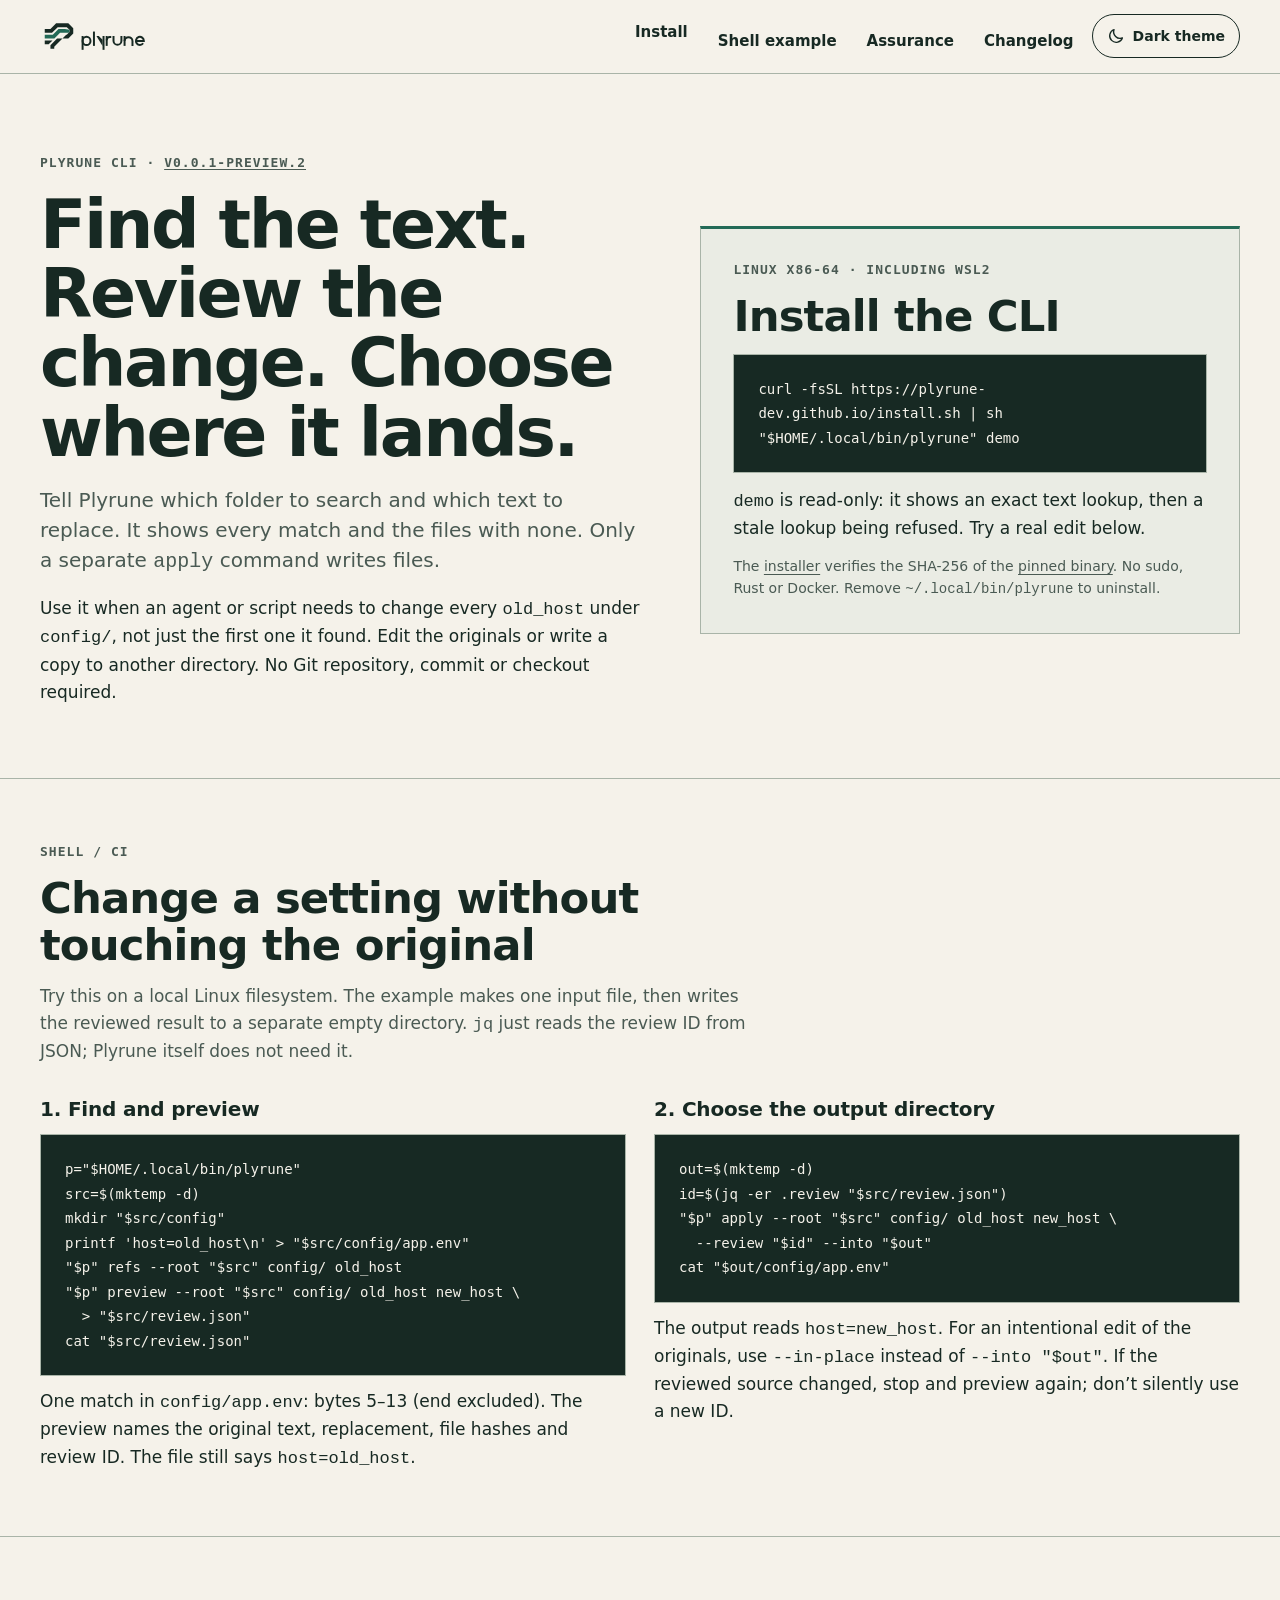
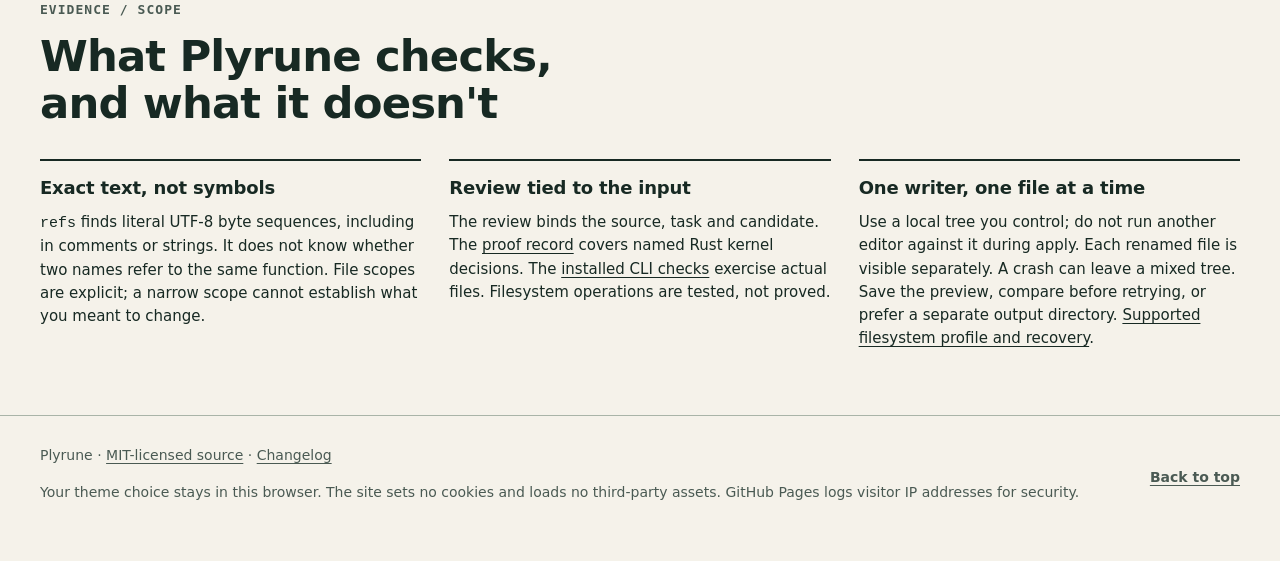
<file: index.html>
<!doctype html>
<html lang="en" id="top">
<head>
  <meta charset="utf-8">
  <meta name="viewport" content="width=device-width, initial-scale=1">
  <title>Plyrune CLI: find, review and replace literal text across files</title>
  <meta name="description" content="Find every literal match in a folder, preview the replacements, then write them in place or to an empty output directory. No Git repository required.">
  <meta name="color-scheme" content="light dark">
  <script src="theme.js"></script>
  <meta property="og:type" content="website">
  <meta property="og:site_name" content="Plyrune">
  <meta property="og:title" content="Plyrune CLI: find, review and replace literal text across files">
  <meta property="og:description" content="A local editing CLI for agents and scripts. Review exact paths and byte ranges before choosing where the changed files go.">
  <meta name="twitter:card" content="summary">
  <link rel="icon" href="brand/favicon.svg" type="image/svg+xml">
  <link rel="alternate icon" href="brand/favicon.ico" sizes="16x16 32x32 48x48">
  <link rel="apple-touch-icon" href="brand/apple-touch-icon.png">
  <link rel="stylesheet" href="styles.css">
</head>
<body>
<a class="skip" href="#main">Skip to content</a>

<header class="site-head">
  <div class="wrap">
    <a class="brand" href="#top">
      <svg xmlns="http://www.w3.org/2000/svg" viewBox="0 0 288.4 100" role="img" aria-labelledby="brand-title" focusable="false">
        <title id="brand-title">Plyrune</title>
        <g transform="translate(12.5 16.7155)" fill="currentColor">
          <path d="M30 0L62 0L75 13L75 27L62 40L32.426 40L15 57.426L15 66.569L25 66.569L25 61.569L56.569 30L57.858 30L65 22.858L65 17.142L57.858 10L34.142 10L19.142 25L0 25L0 15L15 15Z"/>
          <path d="M0 45L20.355 45L10.355 55L0 55Z"/>
          <path class="accent" d="M0 30L21.213 30L36.213 15L52.858 15L65 17.142L65 22.858L62.858 25L40.355 25L25.355 40L0 40Z"/>
        </g>
        <g transform="translate(109.5 50) scale(0.26)" fill="none" stroke="currentColor" stroke-width="20" stroke-linecap="butt" stroke-linejoin="miter">
          <path d="M10 0V140"/>
          <path d="M10 50A40 41.5 0 1 1 90 50A40 41.5 0 1 1 10 50"/>
          <path d="M125 -45V100"/>
          <path d="M222 0V140"/>
          <path d="M254 0V100"/>
          <path d="M254 42A32 32 0 0 1 286 10H300"/>
          <path d="M403 0V50A40.03 40.03 0 0 1 323 50V0"/>
          <path d="M435 0V100"/>
          <path d="M435 50A40.03 40.03 0 0 1 515 50V100"/>
          <path d="M622.78 73.81A40 41.5 0 1 1 630 50H550"/>
          <g fill="currentColor" stroke="none"><path d="M150 0H173.532L212 37.955V100Z"/></g>
        </g>
      </svg>
    </a>
    <nav class="site-nav" aria-label="Sections">
      <ul>
        <li><a href="#install">Install</a></li>
        <li><a href="#interface">Shell example</a></li>
        <li><a href="#assurance">Assurance</a></li>
        <li><a href="changelog.html">Changelog</a></li>
      </ul>
    </nav>
    <button class="theme-toggle" type="button" data-theme-toggle data-next="dark" aria-label="Switch to dark theme" hidden>
      <svg data-icon="dark" viewBox="0 0 24 24" aria-hidden="true" focusable="false" fill="none" stroke="currentColor" stroke-width="1.8" stroke-linecap="round" stroke-linejoin="round"><path d="M20.5 14.6A8.7 8.7 0 0 1 9.4 3.5a8.7 8.7 0 1 0 11.1 11.1Z"/></svg>
      <svg data-icon="light" viewBox="0 0 24 24" aria-hidden="true" focusable="false" fill="none" stroke="currentColor" stroke-width="1.8" stroke-linecap="round" stroke-linejoin="round"><circle cx="12" cy="12" r="4.2"/><path d="M12 2.5v2.4M12 19.1v2.4M2.5 12h2.4M19.1 12h2.4M5.3 5.3l1.7 1.7M17 17l1.7 1.7M18.7 5.3 17 7M7 17l-1.7 1.7"/></svg>
      <span data-theme-label>Dark theme</span>
    </button>
  </div>
</header>

<main id="main" tabindex="-1">

  <section class="hero wrap fixture-home" aria-labelledby="hero-title">
    <div class="hero__copy">
      <p class="eyebrow">Plyrune CLI · <a href="https://github.com/plyrune-dev/plyrune/releases/tag/v0.0.1-preview.2">v0.0.1-preview.2</a></p>
      <h1 id="hero-title">Find the text. Review the change. Choose where it lands.</h1>
      <p class="lede">Tell Plyrune which folder to search and which text to replace. It shows every match and the files with none. Only a separate <code>apply</code> command writes files.</p>
      <p>Use it when an agent or script needs to change every <code>old_host</code> under <code>config/</code>, not just the first one it found. Edit the originals or write a copy to another directory. No Git repository, commit or checkout required.</p>
    </div>

    <section class="fixture-home__install" id="install" aria-labelledby="install-title">
      <p class="eyebrow">Linux x86-64 · including WSL2</p>
      <h2 id="install-title">Install the CLI</h2>
      <pre class="code" role="region" aria-label="Install the preview and run its demo" tabindex="0"><code>curl -fsSL https://plyrune-dev.github.io/install.sh | sh
"$HOME/.local/bin/plyrune" demo</code></pre>
      <p><code>demo</code> is read-only: it shows an exact text lookup, then a stale lookup being refused. Try a real edit below.</p>
      <p class="small">The <a href="install.sh">installer</a> verifies the SHA-256 of the <a href="https://github.com/plyrune-dev/plyrune/releases/download/v0.0.1-preview.2/plyrune-linux-x86_64">pinned binary</a>. No sudo, Rust or Docker. Remove <code>~/.local/bin/plyrune</code> to uninstall.</p>
    </section>
  </section>

  <section class="section fixture-home fixture-home--section" id="interface" aria-labelledby="interface-title">
    <div class="wrap">
      <div class="section__head">
        <p class="eyebrow">Shell / CI</p>
        <h2 id="interface-title">Change a setting without touching the original</h2>
        <p>Try this on a local Linux filesystem. The example makes one input file, then writes the reviewed result to a separate empty directory. <code>jq</code> just reads the review ID from JSON; Plyrune itself does not need it.</p>
      </div>
      <div class="fixture-home__pair">
        <div class="fixture-home__step">
          <h3>1. Find and preview</h3>
          <pre class="code" role="region" aria-label="Find literal occurrences and preview a replacement" tabindex="0"><code>p="$HOME/.local/bin/plyrune"
src=$(mktemp -d)
mkdir "$src/config"
printf 'host=old_host\n' &gt; "$src/config/app.env"
"$p" refs --root "$src" config/ old_host
"$p" preview --root "$src" config/ old_host new_host \
  &gt; "$src/review.json"
cat "$src/review.json"</code></pre>
          <p>One match in <code>config/app.env</code>: bytes 5–13 (end excluded). The preview names the original text, replacement, file hashes and review ID. The file still says <code>host=old_host</code>.</p>
        </div>
        <div class="fixture-home__step">
          <h3>2. Choose the output directory</h3>
          <pre class="code" role="region" aria-label="Write reviewed changes to an empty directory" tabindex="0"><code>out=$(mktemp -d)
id=$(jq -er .review "$src/review.json")
"$p" apply --root "$src" config/ old_host new_host \
  --review "$id" --into "$out"
cat "$out/config/app.env"</code></pre>
          <p>The output reads <code>host=new_host</code>. For an intentional edit of the originals, use <code>--in-place</code> instead of <code>--into "$out"</code>. If the reviewed source changed, stop and preview again; don’t silently use a new ID.</p>
        </div>
      </div>
    </div>
  </section>

  <section class="section fixture-home fixture-home--section" id="assurance" aria-labelledby="assurance-title">
    <div class="wrap">
      <div class="section__head">
        <p class="eyebrow">Evidence / scope</p>
        <h2 id="assurance-title">What Plyrune checks, and what it doesn't</h2>
      </div>
      <div class="triad">
        <article aria-labelledby="guard-title">
          <h3 id="guard-title">Exact text, not symbols</h3>
          <p><code>refs</code> finds literal UTF-8 byte sequences, including in comments or strings. It does not know whether two names refer to the same function. File scopes are explicit; a narrow scope cannot establish what you meant to change.</p>
        </article>
        <article aria-labelledby="bridge-title">
          <h3 id="bridge-title">Review tied to the input</h3>
          <p>The review binds the source, task and candidate. The <a href="https://github.com/plyrune-dev/plyrune/blob/v0.0.1-preview.2/proofs/claims.json">proof record</a> covers named Rust kernel decisions. The <a href="https://github.com/plyrune-dev/plyrune/issues/44">installed CLI checks</a> exercise actual files. Filesystem operations are tested, not proved.</p>
        </article>
        <article aria-labelledby="limits-title">
          <h3 id="limits-title">One writer, one file at a time</h3>
          <p>Use a local tree you control; do not run another editor against it during apply. Each renamed file is visible separately. A crash can leave a mixed tree. Save the preview, compare before retrying, or prefer a separate output directory. <a href="https://github.com/plyrune-dev/plyrune/blob/main/docs/rfcs/2026-11-26-filesystem-edits.md">Supported filesystem profile and recovery</a>.</p>
        </article>
      </div>
    </div>
  </section>

</main>

<footer class="site-foot">
  <div class="wrap">
    <p>Plyrune · <a href="https://github.com/plyrune-dev/plyrune">MIT-licensed source</a> · <a href="changelog.html">Changelog</a></p>
    <p>Your theme choice stays in this browser. The site sets no cookies and loads no third-party assets. GitHub Pages logs visitor IP addresses for security.</p>
    <a class="textlink" href="#top">Back to top</a>
  </div>
</footer>

</body>
</html>
</file>
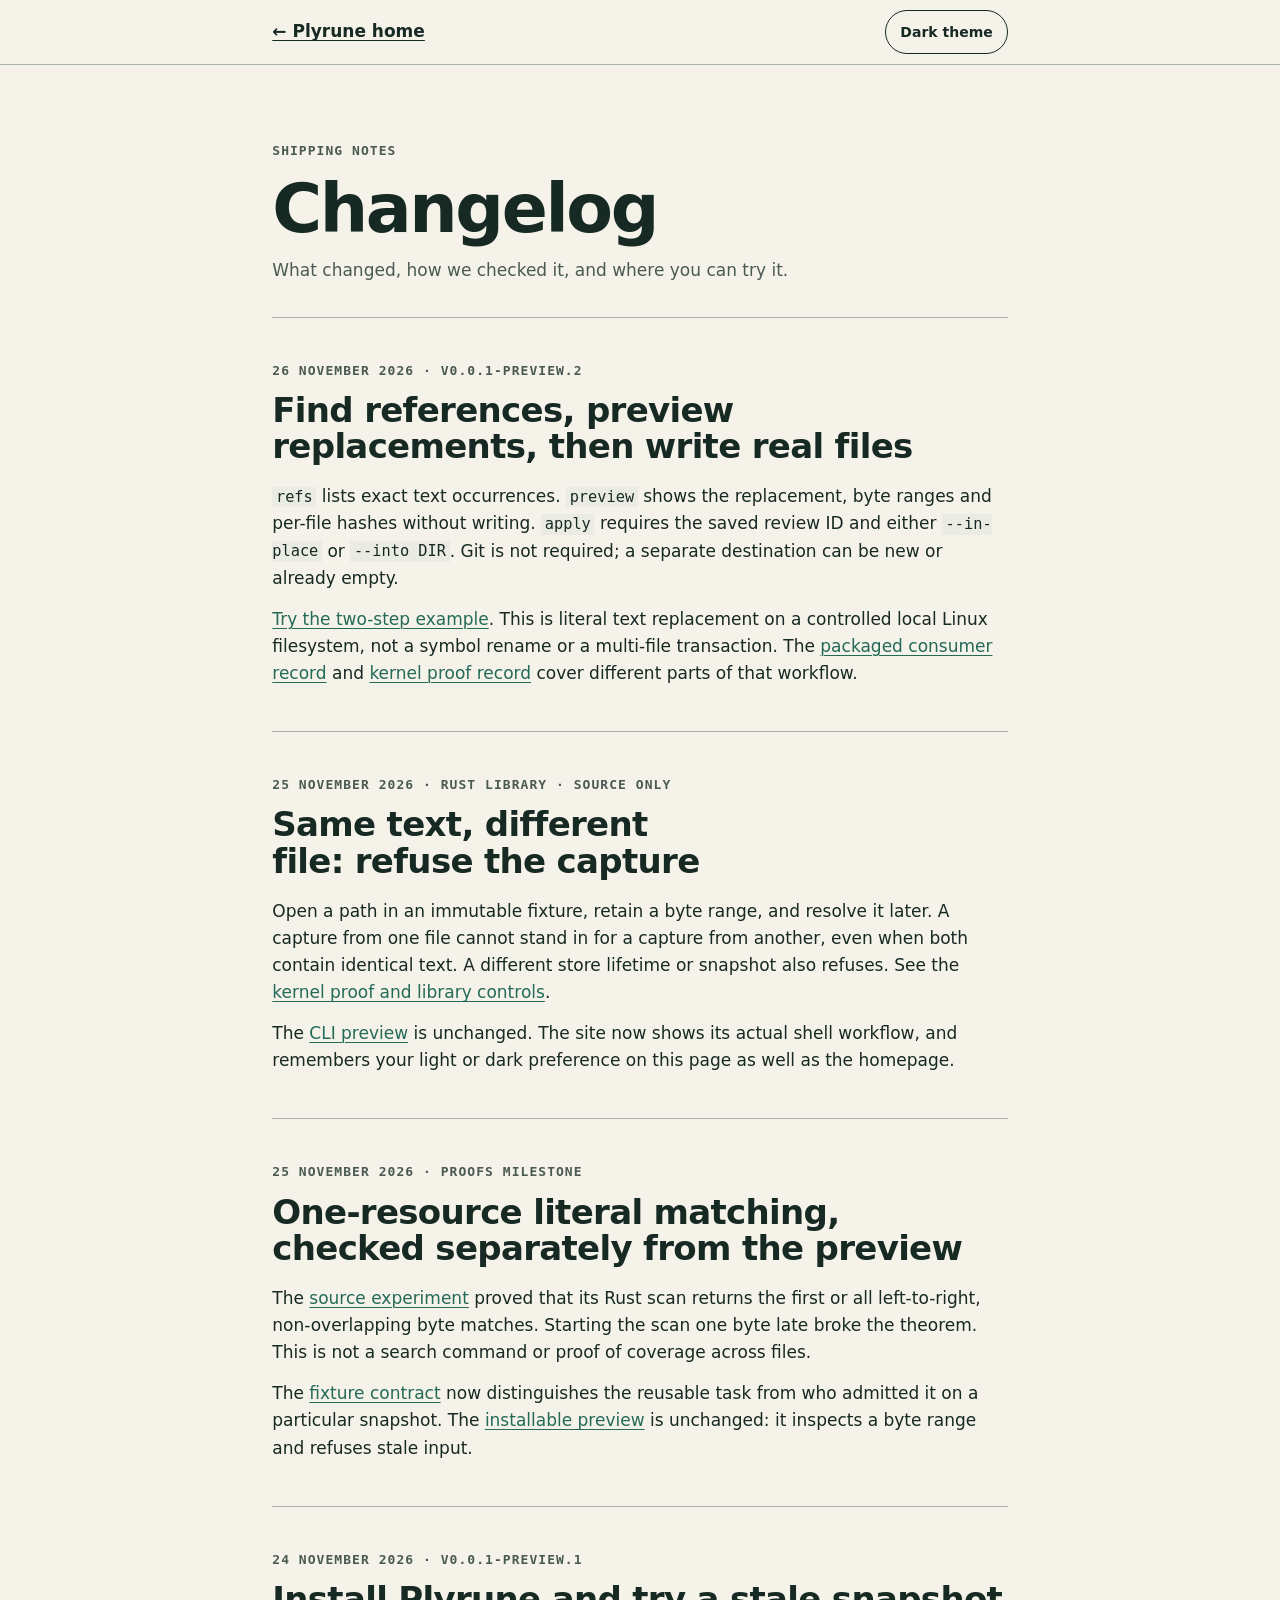
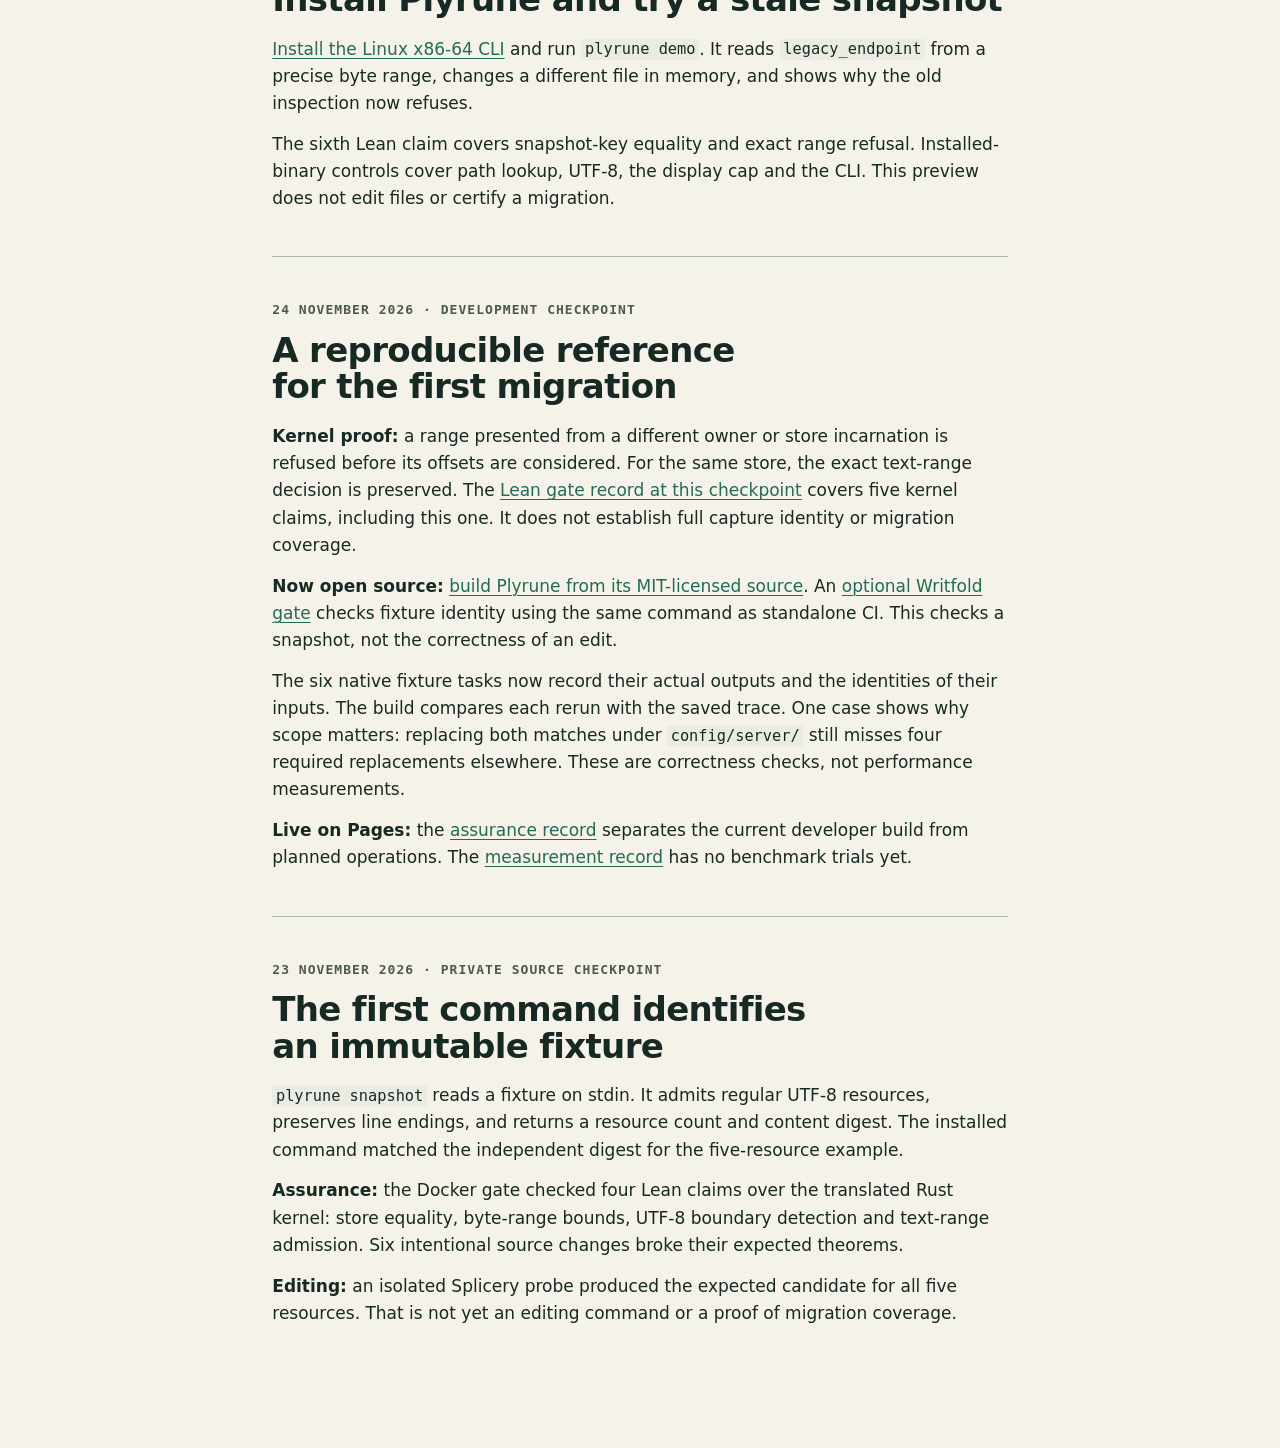
<file: changelog.html>
<!doctype html>
<html lang="en">
<head>
  <meta charset="utf-8">
  <meta name="viewport" content="width=device-width, initial-scale=1">
  <meta name="color-scheme" content="light dark">
  <title>Changelog · Plyrune</title>
  <meta name="description" content="Dated notes on what works in Plyrune, what was checked and what is available.">
  <script src="theme.js"></script>
  <link rel="stylesheet" href="styles.css">
  <link rel="icon" href="brand/favicon.svg" type="image/svg+xml">
</head>
<body>
<a class="skip" href="#notes">Skip to shipping notes</a>
<header class="site-head">
  <div class="wrap reading-nav">
    <a class="textlink" href="index.html">← Plyrune home</a>
    <button class="theme-toggle" type="button" data-theme-toggle hidden><span data-theme-label>Dark theme</span></button>
  </div>
</header>
<main class="notes wrap" id="notes" tabindex="-1">
    <header class="section__head">
      <p class="eyebrow">Shipping notes</p>
      <h1>Changelog</h1>
      <p>What changed, how we checked it, and where you can try it.</p>
    </header>
    <article class="section" id="preview-2">
      <p class="eyebrow"><time datetime="2026-11-26">26 November 2026</time> · v0.0.1-preview.2</p>
      <h2>Find references, preview replacements, then write real files</h2>
      <p><code>refs</code> lists exact text occurrences. <code>preview</code> shows the replacement, byte ranges and per-file hashes without writing. <code>apply</code> requires the saved review ID and either <code>--in-place</code> or <code>--into DIR</code>. Git is not required; a separate destination can be new or already empty.</p>
      <p><a href="index.html#interface">Try the two-step example</a>. This is literal text replacement on a controlled local Linux filesystem, not a symbol rename or a multi-file transaction. The <a href="https://github.com/plyrune-dev/plyrune/issues/44">packaged consumer record</a> and <a href="https://github.com/plyrune-dev/plyrune/blob/v0.0.1-preview.2/proofs/claims.json">kernel proof record</a> cover different parts of that workflow.</p>
    </article>
    <article class="section" id="fixture-captures">
      <p class="eyebrow"><time datetime="2026-11-25">25 November 2026</time> · Rust library · source only</p>
      <h2>Same text, different file: refuse the capture</h2>
      <p>Open a path in an immutable fixture, retain a byte range, and resolve it later. A capture from one file cannot stand in for a capture from another, even when both contain identical text. A different store lifetime or snapshot also refuses. See the <a href="https://github.com/plyrune-dev/plyrune/issues/4">kernel proof and library controls</a>.</p>
      <p>The <a href="index.html#install">CLI preview</a> is unchanged. The site now shows its actual shell workflow, and remembers your light or dark preference on this page as well as the homepage.</p>
    </article>
    <article class="section" id="subject-binding">
      <p class="eyebrow"><time datetime="2026-11-25">25 November 2026</time> · Proofs milestone</p>
      <h2>One-resource literal matching, checked separately from the preview</h2>
      <p>The <a href="https://github.com/plyrune-dev/plyrune/issues/34">source experiment</a> proved that its Rust scan returns the first or all left-to-right, non-overlapping byte matches. Starting the scan one byte late broke the theorem. This is not a search command or proof of coverage across files.</p>
      <p>The <a href="https://github.com/plyrune-dev/plyrune/issues/3">fixture contract</a> now distinguishes the reusable task from who admitted it on a particular snapshot. The <a href="index.html#install">installable preview</a> is unchanged: it inspects a byte range and refuses stale input.</p>
    </article>
    <article class="section" id="preview-1">
      <p class="eyebrow"><time datetime="2026-11-24">24 November 2026</time> · v0.0.1-preview.1</p>
      <h2>Install Plyrune and try a stale snapshot</h2>
      <p><a href="index.html#install">Install the Linux x86-64 CLI</a> and run <code>plyrune demo</code>. It reads <code>legacy_endpoint</code> from a precise byte range, changes a different file in memory, and shows why the old inspection now refuses.</p>
      <p>The sixth Lean claim covers snapshot-key equality and exact range refusal. Installed-binary controls cover path lookup, UTF-8, the display cap and the CLI. This preview does not edit files or certify a migration.</p>
    </article>
    <article class="section" id="2026-11-24">
      <p class="eyebrow"><time datetime="2026-11-24">24 November 2026</time> · Development checkpoint</p>
      <h2>A reproducible reference for the first migration</h2>
      <p><strong>Kernel proof:</strong> a range presented from a different owner or store incarnation is refused before its offsets are considered. For the same store, the exact text-range decision is preserved. The <a href="https://github.com/plyrune-dev/plyrune/blob/a93eeda/proofs/claims.json">Lean gate record at this checkpoint</a> covers five kernel claims, including this one. It does not establish full capture identity or migration coverage.</p>
      <p><strong>Now open source:</strong> <a href="https://github.com/plyrune-dev/plyrune">build Plyrune from its MIT-licensed source</a>. An <a href="https://github.com/plyrune-dev/plyrune/tree/main/examples/writfold">optional Writfold gate</a> checks fixture identity using the same command as standalone CI. This checks a snapshot, not the correctness of an edit.</p>
      <p>The six native fixture tasks now record their actual outputs and the identities of their inputs. The build compares each rerun with the saved trace. One case shows why scope matters: replacing both matches under <code>config/server/</code> still misses four required replacements elsewhere. These are correctness checks, not performance measurements.</p>
      <p><strong>Live on Pages:</strong> the <a href="index.html#assurance">assurance record</a> separates the current developer build from planned operations. The <a href="measurements.json">measurement record</a> has no benchmark trials yet.</p>
    </article>
    <article class="section" id="2026-11-23">
      <p class="eyebrow"><time datetime="2026-11-23">23 November 2026</time> · Private source checkpoint</p>
      <h2>The first command identifies an immutable fixture</h2>
      <p><code>plyrune snapshot</code> reads a fixture on stdin. It admits regular UTF-8 resources, preserves line endings, and returns a resource count and content digest. The installed command matched the independent digest for the five-resource example.</p>
      <p><strong>Assurance:</strong> the Docker gate checked four Lean claims over the translated Rust kernel: store equality, byte-range bounds, UTF-8 boundary detection and text-range admission. Six intentional source changes broke their expected theorems.</p>
      <p><strong>Editing:</strong> an isolated Splicery probe produced the expected candidate for all five resources. That is not yet an editing command or a proof of migration coverage.</p>
    </article>
</main>
</body>
</html>
</file>
<file: styles.css>
/* Plyrune website stylesheet. System fonts only; no external requests; both colour schemes. */

:root {
  color-scheme: light;
  --paper: #F5F2EA;
  --panel: #EAECE4;
  --ink: #172923;
  --muted: #4A5A53;
  --rule: #A9B4A8;
  --teal: #236A57;
  --on-teal: #FFFFFF;
  --copper: #A84F32;
  --focus: #A84F32;
  --code-bg: #172923;
  --code-fg: #F5F2EA;
  --code-dim: #B7C5BC;
  --code-acc: #96D0B8;
  --gutter: 20px;
  --max: 1240px;
  --sans: system-ui, -apple-system, "Segoe UI", Roboto, "Helvetica Neue", Arial, "Noto Sans", sans-serif;
  --mono: ui-monospace, "SF Mono", "Cascadia Code", "Segoe UI Mono", Roboto Mono, Menlo, Consolas, "DejaVu Sans Mono", monospace;
}

@media (prefers-color-scheme: dark) {
  :root:not([data-theme="light"]) {
    color-scheme: dark;
    --paper: #111F1B;
    --panel: #1B3027;
    --ink: #F5F2EA;
    --muted: #B7C5BC;
    --rule: #53756A;
    --teal: #96D0B8;
    --on-teal: #111F1B;
    --copper: #EDA185;
    --focus: #EDA185;
    --code-bg: #0B1512;
    --code-fg: #F5F2EA;
    --code-dim: #B7C5BC;
    --code-acc: #96D0B8;
  }
}

:root[data-theme="dark"] {
  color-scheme: dark;
  --paper: #111F1B;
  --panel: #1B3027;
  --ink: #F5F2EA;
  --muted: #B7C5BC;
  --rule: #53756A;
  --teal: #96D0B8;
  --on-teal: #111F1B;
  --copper: #EDA185;
  --focus: #EDA185;
  --code-bg: #0B1512;
  --code-fg: #F5F2EA;
  --code-dim: #B7C5BC;
  --code-acc: #96D0B8;
}

/* Gutters widen with the viewport: 20 px on phones, 28 px from 640 px, 40 px from 980 px. */
@media (min-width: 640px) { :root { --gutter: 28px; } }
@media (min-width: 980px) { :root { --gutter: 40px; } }

*,
::before,
::after { box-sizing: border-box; }

html {
  background: var(--paper);
  -webkit-text-size-adjust: 100%;
  text-size-adjust: 100%;
}

@media (prefers-reduced-motion: no-preference) {
  html { scroll-behavior: smooth; }
}

body {
  position: relative;
  margin: 0;
  background: var(--paper);
  color: var(--ink);
  font: 400 17px/1.6 var(--sans);
  overflow-wrap: break-word;
}

h1, h2, h3 {
  margin: 0;
  font-weight: 600;
  line-height: 1.08;
  letter-spacing: -0.02em;
  text-wrap: balance;
}

h1 { font-size: clamp(2.5rem, 1.6rem + 4.2vw, 4.25rem); line-height: 1.02; letter-spacing: -0.035em; }
h2 { font-size: clamp(1.75rem, 1.35rem + 1.7vw, 2.75rem); }
h3 { font-size: 1.25rem; line-height: 1.25; letter-spacing: -0.01em; }

p { margin: 0; }
p + p { margin-top: 0.8em; }

ul, ol { margin: 0; padding-inline-start: 1.2em; }
li + li { margin-top: 0.5em; }

a { color: inherit; text-decoration-thickness: from-font; text-underline-offset: 0.18em; }
a:hover { text-decoration-thickness: 2px; }

.wrap {
  max-width: calc(var(--max) + 2 * var(--gutter));
  margin-inline: auto;
  padding-inline: var(--gutter);
}

.mono { font-family: var(--mono); font-variant-numeric: tabular-nums; }
.num { font-variant-numeric: tabular-nums; }
.small { font-size: 0.875rem; line-height: 1.55; color: var(--muted); }
.eyebrow {
  font: 600 0.8125rem/1.4 var(--mono);
  letter-spacing: 0.08em;
  text-transform: uppercase;
  color: var(--muted);
}

/* Visually hidden, still announced. */
.vh {
  position: absolute;
  width: 1px;
  height: 1px;
  margin: -1px;
  padding: 0;
  overflow: hidden;
  clip: rect(0 0 0 0);
  clip-path: inset(50%);
  white-space: nowrap;
  border: 0;
}

/* Focus: always visible, 3 px, offset from the target. */
:focus-visible {
  outline: 3px solid var(--focus);
  outline-offset: 3px;
}

.skip {
  position: absolute;
  left: var(--gutter);
  top: -120px;
  z-index: 10;
  display: inline-flex;
  align-items: center;
  min-height: 44px;
  padding: 0 16px;
  background: var(--ink);
  color: var(--paper);
  font-weight: 600;
  text-decoration: none;
}
.skip:focus { top: 8px; }

/* ---------- header ---------- */
.site-head { border-bottom: 1px solid var(--rule); }
.site-head .wrap {
  display: flex;
  flex-wrap: wrap;
  align-items: center;
  gap: 0 16px;
  padding-block: 10px;
}

.brand {
  display: inline-flex;
  align-items: center;
  min-height: 44px;
  margin-right: auto;
  color: var(--ink);
  text-decoration: none;
}
.brand svg {
  display: block;
  width: auto;
  height: 34px;
  forced-color-adjust: none;
}
.brand .accent { fill: var(--teal); }
@media (min-width: 820px) { .brand svg { height: 38px; } }

.site-nav { order: 3; flex-basis: 100%; }
.site-nav ul {
  list-style: none;
  margin: 0 -8px;
  padding: 0;
  display: flex;
  flex-wrap: wrap;
  gap: 0 2px;
}
.site-nav a {
  display: inline-flex;
  align-items: center;
  min-height: 44px;
  padding: 0 8px;
  font-size: 0.9375rem;
  font-weight: 600;
  text-decoration: none;
}
.site-nav a:hover { text-decoration: underline; text-underline-offset: 0.35em; }
@media (min-width: 820px) {
  .site-nav { order: 0; flex-basis: auto; }
  .site-nav ul { gap: 0 10px; }
  .site-nav a { padding: 0 10px; font-size: 0.9375rem; }
}

.theme-toggle {
  order: 2;
  display: inline-flex;
  align-items: center;
  gap: 8px;
  min-height: 44px;
  padding: 0 14px;
  border: 1px solid var(--ink);
  border-radius: 999px;
  background: transparent;
  color: var(--ink);
  font: 600 0.875rem var(--sans);
  cursor: pointer;
}
.theme-toggle[hidden] { display: none; }
.theme-toggle:hover { background: var(--panel); }
.theme-toggle svg { width: 18px; height: 18px; flex: none; }
.theme-toggle [data-icon] { display: none; }
.theme-toggle[data-next="dark"] [data-icon="dark"] { display: block; }
.theme-toggle[data-next="light"] [data-icon="light"] { display: block; }

/* ---------- hero ---------- */
.hero {
  display: grid;
  gap: 36px;
  align-items: center;
  padding-block: 44px 40px;
}
.hero__copy > * + * { margin-top: 18px; }
.hero h1 { max-width: 11.5em; }
.lede {
  max-width: 36em;
  font-size: clamp(1.0625rem, 1rem + 0.45vw, 1.25rem);
  line-height: 1.5;
  color: var(--muted);
}
.actions { display: flex; flex-wrap: wrap; gap: 12px; margin-top: 26px; }
@media (min-width: 980px) {
  .hero {
    grid-template-columns: minmax(0, 1.12fr) minmax(0, 1fr);
    gap: 56px;
    padding-block: 80px 72px;
  }
}

.button {
  display: inline-flex;
  align-items: center;
  justify-content: center;
  min-height: 48px;
  padding: 0 20px;
  border: 1px solid var(--ink);
  border-radius: 2px;
  background: transparent;
  color: var(--ink);
  font: 600 0.9375rem var(--sans);
  text-decoration: none;
}
.button:hover { text-decoration: underline; text-underline-offset: 0.3em; }
.button--primary { background: var(--teal); border-color: var(--teal); color: var(--on-teal); }

/* ---------- sections ---------- */
.section { padding-block: 56px; }
@media (min-width: 980px) { .section { padding-block: 88px; } }
.section + .section { border-top: 1px solid var(--rule); }
.section__head { display: grid; gap: 14px; max-width: 48em; margin-bottom: 32px; }
.section__head p { color: var(--muted); max-width: 42em; }

/* Release notes are continuous reading, rather than full-width landing-page sections. */
.reading-nav, .notes { max-width: calc(68ch + 2 * var(--gutter)); }
.reading-nav { justify-content: space-between; }
.notes { padding-block: clamp(40px, 6vw, 80px); }
.notes > article { border-top: 1px solid var(--rule); padding-block: clamp(28px, 4vw, 44px); }
.notes article h2 { margin: 12px 0 18px; font-size: clamp(1.5rem, 1.1rem + 1.5vw, 2.125rem); }
.notes article a { color: var(--teal); }
.notes code { padding: 0.08em 0.24em; background: var(--panel); font: 0.9em var(--mono); }

.recovery { min-height: 100vh; display: grid; align-items: center; padding-block: 40px; }
.recovery main { width: 100%; max-width: calc(34em + 2 * var(--gutter)); }
.recovery .mark { display: block; width: 56px; height: 56px; margin-bottom: 28px; }
.recovery h1 { font-size: clamp(2rem, 1.35rem + 2.8vw, 3.25rem); margin-block: 12px 16px; }

.textlink {
  display: inline-flex;
  align-items: center;
  min-height: 44px;
  font-weight: 600;
}

.code {
  max-width: 100%;
  margin: 0;
  padding: 18px 16px;
  overflow-x: auto;
  background: var(--code-bg);
  color: var(--code-fg);
  border: 1px solid var(--rule);
  font: 400 0.8125rem/1.75 var(--mono);
  tab-size: 2;
}
.code code { font: inherit; }
@media (min-width: 480px) { .code { padding: 22px 24px; font-size: 0.875rem; } }

/* ---------- assurance: three kept separate ---------- */
.triad { display: grid; gap: 24px; }
@media (min-width: 900px) { .triad { grid-template-columns: repeat(3, minmax(0, 1fr)); gap: 28px; } }
.triad > article { display: grid; gap: 12px; align-content: start; padding-top: 16px; border-top: 2px solid var(--ink); }
.triad h3 { font-size: 1.125rem; }
.triad p { font-size: 0.9375rem; line-height: 1.55; }
/* Released fixture CLI: the commands wrap visually without changing the copied shell text. */
.fixture-home .code { white-space: pre-wrap; overflow-wrap: anywhere; }
.fixture-home__install {
  display: grid;
  min-width: 0;
  gap: 14px;
  padding: clamp(16px, 3vw, 32px);
  background: var(--panel);
  border: 1px solid var(--rule);
  border-top: 3px solid var(--teal);
}
.fixture-home__install p + p { margin-top: 0; }
.fixture-home--section { border-top: 1px solid var(--rule); padding-block: clamp(36px, 5vw, 64px); }
.fixture-home--section .section__head:last-child { margin-bottom: 0; }
.fixture-home__pair { display: grid; gap: 28px; }
.fixture-home__step { min-width: 0; display: grid; align-content: start; gap: 12px; }
@media (min-width: 900px) {
  .fixture-home__pair { grid-template-columns: repeat(2, minmax(0, 1fr)); }
}

/* ---------- footer ---------- */
.site-foot { border-top: 1px solid var(--rule); padding-block: 28px 56px; }
.site-foot .wrap { display: grid; gap: 4px 32px; font-size: 0.875rem; line-height: 1.6; color: var(--muted); }
.site-foot .textlink { justify-self: start; }
@media (min-width: 820px) {
  .site-foot .wrap { grid-template-columns: minmax(0, 1fr) auto; align-items: center; }
  .site-foot .textlink { grid-column: 2; grid-row: 1 / span 4; }
}

/* ---------- forced colours (Windows High Contrast): links stay distinguishable by underline ---------- */
@media (forced-colors: active) {
  a[href] { text-decoration: underline; }
}

/* ---------- print ---------- */
@media print {
  /* Same specificity as the dark rules above and later in the file, so print is always light. */
  :root, :root:not([data-theme="light"]), :root[data-theme="dark"] {
    color-scheme: light;
    --paper: #FFFFFF;
    --panel: #F3F3F3;
    --ink: #000000;
    --muted: #333333;
    --rule: #999999;
    --copper: #7A2E14;
    --code-bg: #FFFFFF;
    --code-fg: #000000;
    --code-dim: #444444;
    --code-acc: #1E5A48;
  }
  .skip, .theme-toggle, .site-nav, .actions { display: none; }
  html { scroll-behavior: auto; }
  .section, .hero { padding-block: 24px; break-inside: avoid; }
  .code { white-space: pre-wrap; }
}
</file>
